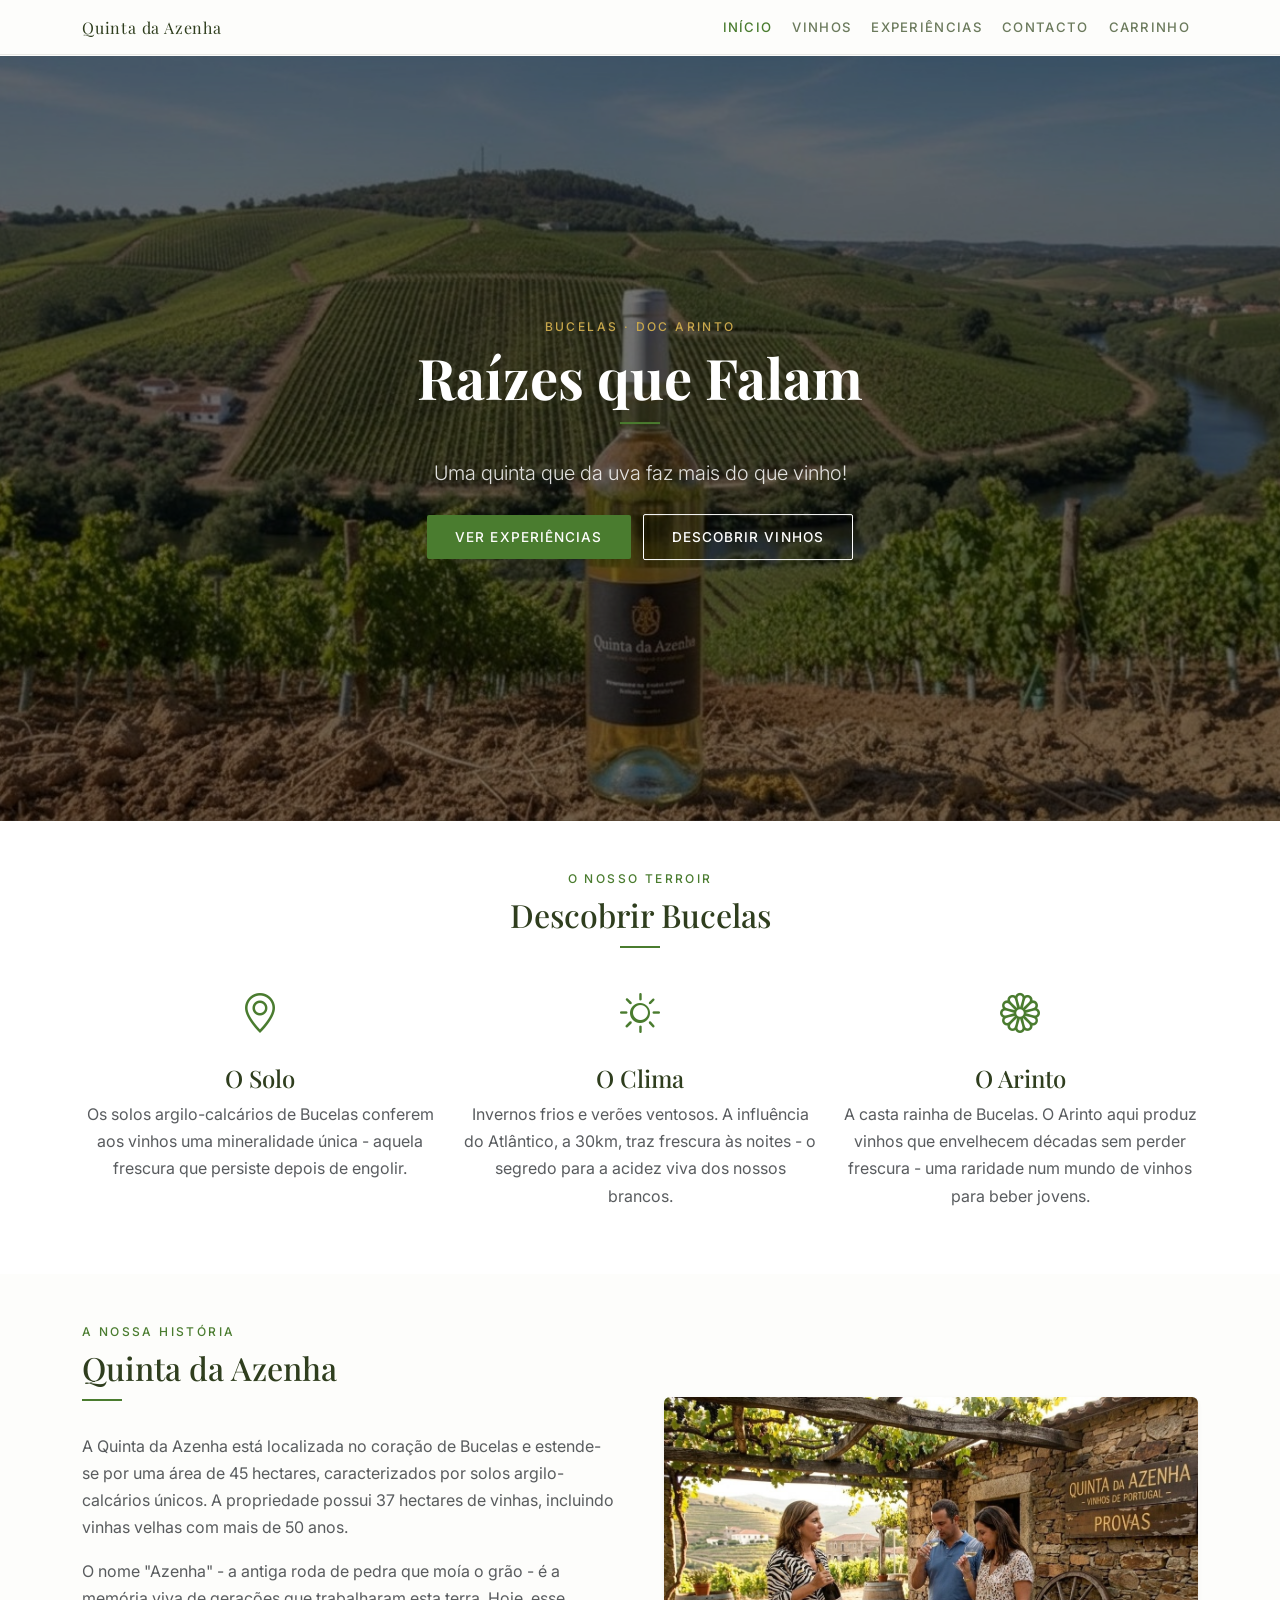
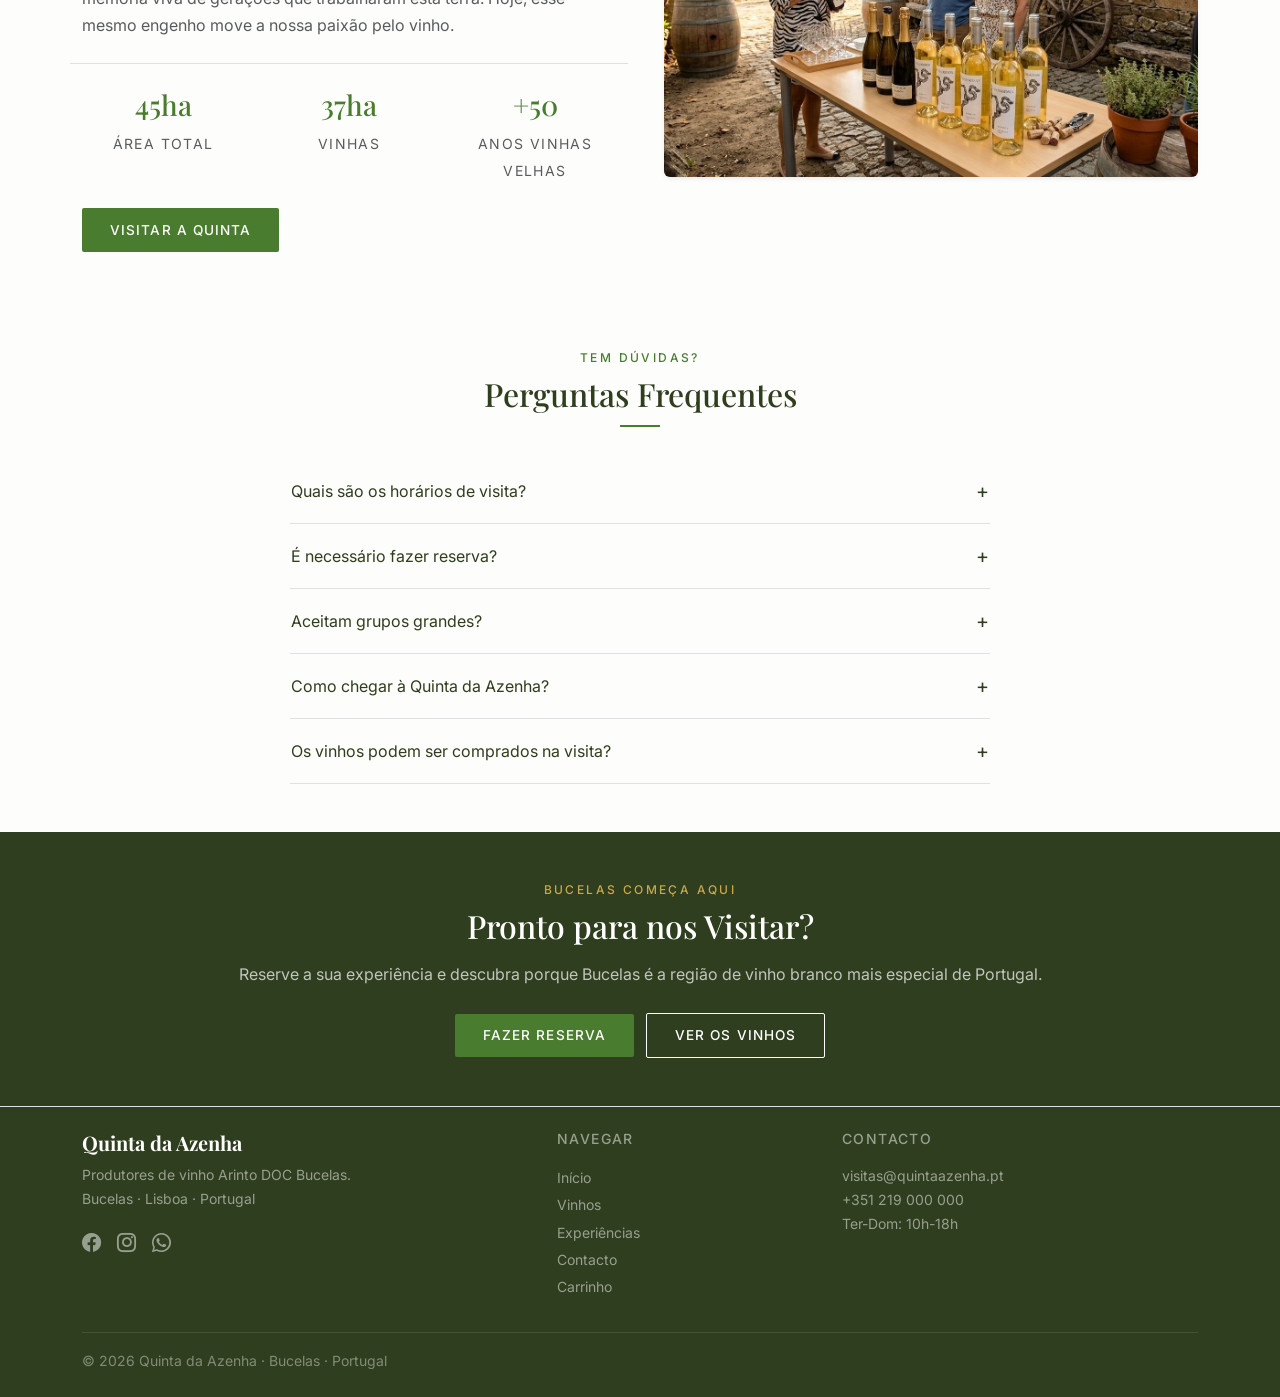
<file: frontend/index.html>
<!DOCTYPE html>
<html lang="pt">
<head>
    <meta charset="UTF-8">
    <meta name="viewport" content="width=device-width, initial-scale=1.0">
    
    <title>Quinta da Azenha | Bucelas</title>

    <link href="https://cdn.jsdelivr.net/npm/bootstrap@5.3.8/dist/css/bootstrap.min.css" rel="stylesheet">
    <link href="https://cdn.jsdelivr.net/npm/bootstrap-icons@1.11.3/font/bootstrap-icons.min.css" rel="stylesheet">

    <link href="css/style.css" rel="stylesheet">
</head>

<body>

    <!-- Navbar -->

    <nav class="navbar navbar-expand-md navbar-quinta fixed-top">
        <div class="container">

            <!-- Logo -->
            <a class="navbar-brand" href="index.html">Quinta da Azenha</a>

            <!-- Botão hamburger -->
            <button class="navbar-toggler" type="button"
                    data-bs-toggle="collapse"
                    data-bs-target="#navMenu"
                    aria-label="Abrir menu">
                <span class="navbar-toggler-icon"></span>
            </button>

            <!-- Links nav -->
            <div class="collapse navbar-collapse" id="navMenu">
                <ul class="navbar-nav ms-auto align-items-md-center gap-md-1">
                    <li class="nav-item">
                        <a class="nav-link active" href="index.html">Início</a>
                    </li>
                    <li class="nav-item">
                        <a class="nav-link" href="pag/vinhos.html">Vinhos</a>
                    </li>
                    <li class="nav-item">
                        <a class="nav-link" href="pag/experiencias.html">Experiências</a>
                    </li>
                    <li class="nav-item">
                        <a class="nav-link" href="pag/contacto.html">Contacto</a>
                    </li>
                    <li class="nav-item">
                        <a class="nav-link" href="pag/carrinho.html">Carrinho</a>
                    </li>
                </ul>
            </div>

        </div>
    </nav>


    <!-- Hero -->
    <div class="hero-section">
        <img src="img/QtaAzenha.png" class="hero-img" alt="Vinhas da Quinta da Azenha em Bucelas">
        <div class="hero-texto">
            <span class="label-secao" style="color: var(--cor-destaque);">Bucelas · DOC Arinto</span>
            <h1 class="display-4 fw-bold mb-2">Raízes que Falam</h1>
            <div class="linha-verde"></div>
            <p class="lead mb-4" style="color: rgba(255,255,255,0.85);">
                Uma quinta que da uva faz mais do que vinho!
            </p>
            <a href="pag/experiencias.html" class="btn-quinta me-2">Ver Experiências</a>
            <a href="pag/vinhos.html" class="btn-quinta-outline" style="color:white; border-color:white;">Descobrir Vinhos</a>
        </div>
    </div>


    <main>

        <!-- Descobrir Bucelas -->
        <section class="py-5 bg-white">
            <div class="container">
                <span class="label-secao text-center d-block">O Nosso Terroir</span>
                <h2 class="text-center mb-0">Descobrir Bucelas</h2>
                <div class="linha-verde"></div>

                <div class="row g-4 text-center">
                    <div class="col-md-4">
                        <i class="bi bi-geo-alt fs-1 mb-3 d-block" style="color: var(--cor-primaria);"></i>
                        <h4>O Solo</h4>
                        <p class="text-muted">Os solos argilo-calcários de Bucelas conferem aos vinhos uma mineralidade única - aquela frescura que persiste depois de engolir.</p>
                    </div>
                    <div class="col-md-4">
                        <i class="bi bi-sun fs-1 mb-3 d-block" style="color: var(--cor-primaria);"></i>
                        <h4>O Clima</h4>
                        <p class="text-muted">Invernos frios e verões ventosos. A influência do Atlântico, a 30km, traz frescura às noites - o segredo para a acidez viva dos nossos brancos.</p>
                    </div>
                    <div class="col-md-4">
                        <i class="bi bi-flower1 fs-1 mb-3 d-block" style="color: var(--cor-primaria);"></i>
                        <h4>O Arinto</h4>
                        <p class="text-muted">A casta rainha de Bucelas. O Arinto aqui produz vinhos que envelhecem décadas sem perder frescura - uma raridade num mundo de vinhos para beber jovens.</p>
                    </div>
                </div>
            </div>
        </section>


        <!-- About us -->
        <section class="py-5">
            <div class="container">
                <div class="row align-items-center g-5">
                    <div class="col-lg-6">
                        <span class="label-secao">A Nossa História</span>
                        <h2 class="mb-0">Quinta da Azenha</h2>
                        <div class="linha-verde-esq"></div>
                        <p class="text-muted mb-3">
                            A Quinta da Azenha está localizada no coração de Bucelas e estende-se por uma área de 45 hectares, caracterizados por solos argilo-calcários únicos. A propriedade possui 37 hectares de vinhas, incluindo vinhas velhas com mais de 50 anos.
                        </p>
                        <p class="text-muted mb-4">
                            O nome "Azenha" - a antiga roda de pedra que moía o grão - é a memória viva de gerações que trabalharam esta terra. Hoje, esse mesmo engenho move a nossa paixão pelo vinho.
                        </p>

                        <!-- Estatísticas -->
                        <div class="row text-center border-top pt-4">
                            <div class="col-4">
                                <h3 style="color: var(--cor-primaria);">45ha</h3>
                                <small class="text-muted text-uppercase" style="letter-spacing: 0.1em;">Área Total</small>
                            </div>
                            <div class="col-4">
                                <h3 style="color: var(--cor-primaria);">37ha</h3>
                                <small class="text-muted text-uppercase" style="letter-spacing: 0.1em;">Vinhas</small>
                            </div>
                            <div class="col-4">
                                <h3 style="color: var(--cor-primaria);">+50</h3>
                                <small class="text-muted text-uppercase" style="letter-spacing: 0.1em;">Anos Vinhas Velhas</small>
                            </div>
                        </div>

                        <a href="pag/experiencias.html" class="btn-quinta mt-4 d-inline-block">Visitar a Quinta</a>
                    </div>

                    <div class="col-lg-6">
                        <img src="img/prova_vinhos.png"
                             alt="Prova de vinhos na Quinta da Azenha"
                             class="img-fluid rounded shadow-sm">
                    </div>
                </div>
            </div>
        </section>

        <!-- FAQ -->
        <section class="py-5">
            <div class="container">
                <span class="label-secao text-center d-block">Tem Dúvidas?</span>
                <h2 class="text-center mb-0">Perguntas Frequentes</h2>
                <div class="linha-verde"></div>

                <div class="mx-auto" style="max-width: 700px;">

                    <div class="faq-item border-bottom">
                        <button class="faq-pergunta btn btn-link text-decoration-none w-100 d-flex justify-content-between align-items-center py-3 px-0" style="color: var(--cor-texto);">
                            Quais são os horários de visita?
                            <span class="faq-icone fs-5">+</span>
                        </button>
                        <div class="faq-resposta">
                            <p class="text-muted pb-3">Estamos abertos de terça a domingo, das 10h às 18h. Recomendamos reserva prévia para garantir disponibilidade.</p>
                        </div>
                    </div>

                    <div class="faq-item border-bottom">
                        <button class="faq-pergunta btn btn-link text-decoration-none w-100 d-flex justify-content-between align-items-center py-3 px-0" style="color: var(--cor-texto);">
                            É necessário fazer reserva?
                            <span class="faq-icone fs-5">+</span>
                        </button>
                        <div class="faq-resposta">
                            <p class="text-muted pb-3">Sim. Para garantir disponibilidade e uma experiência personalizada, pedimos que reserve com pelo menos 48 horas de antecedência.</p>
                        </div>
                    </div>

                    <div class="faq-item border-bottom">
                        <button class="faq-pergunta btn btn-link text-decoration-none w-100 d-flex justify-content-between align-items-center py-3 px-0" style="color: var(--cor-texto);">
                            Aceitam grupos grandes?
                            <span class="faq-icone fs-5">+</span>
                        </button>
                        <div class="faq-resposta">
                            <p class="text-muted pb-3">Sim! Temos experiências especiais para grupos de 10 ou mais pessoas. Contacte-nos para um programa personalizado.</p>
                        </div>
                    </div>

                    <div class="faq-item border-bottom">
                        <button class="faq-pergunta btn btn-link text-decoration-none w-100 d-flex justify-content-between align-items-center py-3 px-0" style="color: var(--cor-texto);">
                            Como chegar à Quinta da Azenha?
                            <span class="faq-icone fs-5">+</span>
                        </button>
                        <div class="faq-resposta">
                            <p class="text-muted pb-3">Estamos em Bucelas, a 25km de Lisboa. Fácil acesso pela A1 (saída Bucelas) ou A8. Enviaremos instruções com a confirmação da reserva.</p>
                        </div>
                    </div>

                    <div class="faq-item border-bottom">
                        <button class="faq-pergunta btn btn-link text-decoration-none w-100 d-flex justify-content-between align-items-center py-3 px-0" style="color: var(--cor-texto);">
                            Os vinhos podem ser comprados na visita?
                            <span class="faq-icone fs-5">+</span>
                        </button>
                        <div class="faq-resposta">
                            <p class="text-muted pb-3">Sim! Os nossos vinhos estão disponíveis exclusivamente na quinta, durante as visitas. Não vendemos online - cada garrafa merece ser descoberta pessoalmente.</p>
                        </div>
                    </div>

                </div>
            </div>
        </section>


        <!-- CTA final -->
        <section class="py-5 text-center" style="background-color: var(--cor-texto);">
            <div class="container">
                <span class="label-secao" style="color: var(--cor-destaque);">Bucelas começa aqui</span>
                <h2 class="mb-3 text-white">Pronto para nos Visitar?</h2>
                <p class="mb-4" style="color: rgba(255,255,255,0.7);">Reserve a sua experiência e descubra porque Bucelas é a região de vinho branco mais especial de Portugal.</p>
                <a href="pag/contacto.html" class="btn-quinta me-2">Fazer Reserva</a>
                <a href="pag/vinhos.html" class="btn-quinta-outline" style="color:white; border-color:white;">Ver os Vinhos</a>
            </div>
        </section>

    </main>


    <!-- Footer -->
    <footer class="py-4 border-top footer-quinta">
        <div class="container">
            <div class="row g-4 mb-3">
                <div class="col-md-5">
                    <h5 class="text-white fw-bold mb-2">Quinta da Azenha</h5>
                    <p class="small footer-texto">Produtores de vinho Arinto DOC Bucelas.<br>Bucelas · Lisboa · Portugal</p>
                    <div class="d-flex gap-3 mt-2">
                        <a href="#" class="footer-social"><i class="bi bi-facebook"></i></a>
                        <a href="#" class="footer-social"><i class="bi bi-instagram"></i></a>
                        <a href="#" class="footer-social"><i class="bi bi-whatsapp"></i></a>
                    </div>
                </div>
                <div class="col-md-3">
                    <h6 class="text-uppercase small mb-3 footer-titulo">Navegar</h6>
                    <ul class="list-unstyled">
                        <li><a href="index.html" class="text-decoration-none small footer-link">Início</a></li>
                        <li><a href="pag/vinhos.html" class="text-decoration-none small footer-link">Vinhos</a></li>
                        <li><a href="pag/experiencias.html" class="text-decoration-none small footer-link">Experiências</a></li>
                        <li><a href="pag/contacto.html" class="text-decoration-none small footer-link">Contacto</a></li>
                        <li><a href="pag/carrinho.html" class="text-decoration-none small footer-link">Carrinho</a></li>
                    </ul>
                </div>
                <div class="col-md-4">
                    <h6 class="text-uppercase small mb-3 footer-titulo">Contacto</h6>
                    <p class="small mb-0 footer-texto">visitas@quintaazenha.pt</p>
                    <p class="small mb-0 footer-texto">+351 219 000 000</p>
                    <p class="small footer-texto">Ter-Dom: 10h-18h</p>
                </div>
            </div>
            <div class="border-top pt-3 d-flex justify-content-between flex-wrap gap-2 footer-divider">
                <!-- id="ano-footer" - o JS escreve aqui o ano atual -->
                <small class="footer-copyright">© <span id="ano-footer"></span> Quinta da Azenha · Bucelas · Portugal</small>
            </div>
        </div>
    </footer>

    <script src="https://cdn.jsdelivr.net/npm/bootstrap@5.3.8/dist/js/bootstrap.bundle.min.js"></script>
    <script src="js/script.js"></script>

</body>
</html>
</file>
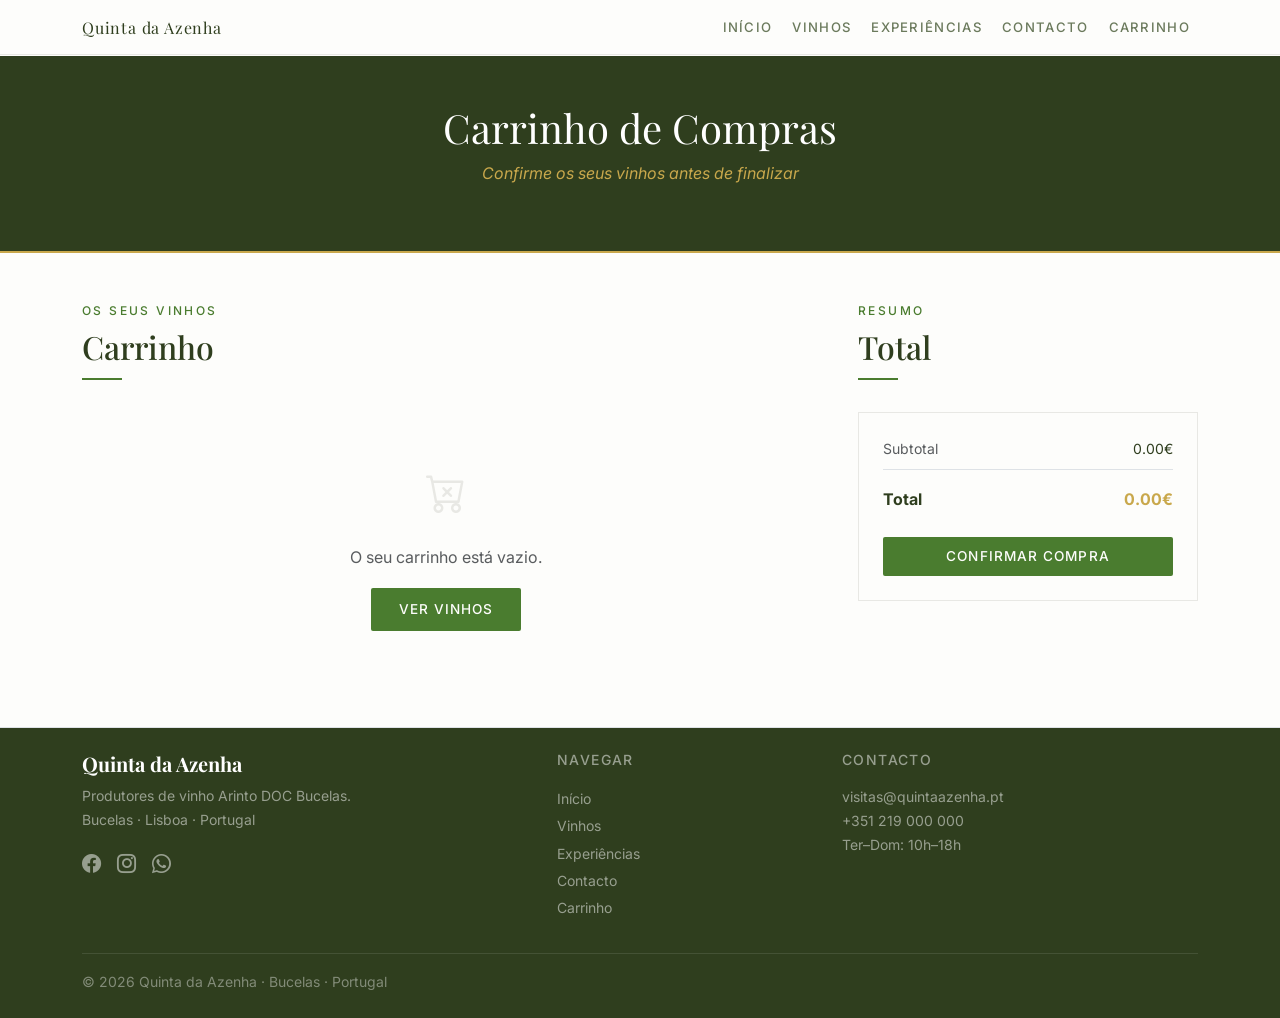
<file: frontend/pag/carrinho.html>
<!DOCTYPE html>
<html lang="pt">
<head>
    <meta charset="UTF-8">
    <meta name="viewport" content="width=device-width, initial-scale=1.0">
    <title>Carrinho | Quinta da Azenha</title>
    <link href="https://cdn.jsdelivr.net/npm/bootstrap@5.3.8/dist/css/bootstrap.min.css" rel="stylesheet">
    <link href="https://cdn.jsdelivr.net/npm/bootstrap-icons@1.11.3/font/bootstrap-icons.min.css" rel="stylesheet">
    <link href="../css/style.css" rel="stylesheet">
</head>
<body>

    <nav class="navbar navbar-expand-md navbar-quinta fixed-top">
        <div class="container">
            <a class="navbar-brand" href="../index.html">Quinta da Azenha</a>
            <button class="navbar-toggler" type="button"
                    data-bs-toggle="collapse"
                    data-bs-target="#navMenu"
                    aria-label="Abrir menu">
                <span class="navbar-toggler-icon"></span>
            </button>
            <div class="collapse navbar-collapse" id="navMenu">
                <ul class="navbar-nav ms-auto align-items-md-center gap-md-1">
                    <li class="nav-item"><a class="nav-link" href="../index.html">Início</a></li>
                    <li class="nav-item"><a class="nav-link" href="vinhos.html">Vinhos</a></li>
                    <li class="nav-item"><a class="nav-link" href="experiencias.html">Experiências</a></li>
                    <li class="nav-item"><a class="nav-link" href="contacto.html">Contacto</a></li>
                    <li class="nav-item"><a class="nav-link" href="carrinho.html">Carrinho</a></li>
                </ul>
            </div>
        </div>
    </nav>

    <div class="text-center py-5" style="margin-top: 56px; background-color: var(--cor-texto); border-bottom: 2px solid var(--cor-destaque);">
        <div class="container">
            <h1 class="fw-normal text-white">Carrinho de Compras</h1>
            <p class="fst-italic" style="color: var(--cor-destaque);">Confirme os seus vinhos antes de finalizar</p>
        </div>
    </div>

    <main class="py-5">
        <div class="container">
            <div class="row g-5">

                <!-- Itens do carrinho -->
                <div class="col-lg-8">
                    <span class="label-secao">Os Seus Vinhos</span>
                    <h2 class="mb-0">Carrinho</h2>
                    <div class="linha-verde-esq"></div>

                    <div id="itens-carrinho">
                        <!-- Preenchido pelo JS -->
                    </div>

                    <div id="carrinho-vazio" class="text-center py-5" style="display:none;">
                        <i class="bi bi-cart-x fs-1 mb-3 d-block" style="color: var(--cor-neutro);"></i>
                        <p class="text-muted">O seu carrinho está vazio.</p>
                        <a href="vinhos.html" class="btn-quinta">Ver Vinhos</a>
                    </div>
                </div>

                <!-- Resumo -->
                <div class="col-lg-4">
                    <span class="label-secao">Resumo</span>
                    <h2 class="mb-0">Total</h2>
                    <div class="linha-verde-esq"></div>

                    <div class="p-4" style="background-color: var(--cor-fundo); border: 1px solid var(--cor-neutro);">
                        <div class="d-flex justify-content-between mb-2">
                            <span class="text-muted small">Subtotal</span>
                            <span class="small" id="subtotal">0.00€</span>
                        </div>
                        <div class="border-top pt-3 d-flex justify-content-between mb-4">
                            <strong>Total</strong>
                            <strong id="total" style="color: var(--cor-destaque);">0.00€</strong>
                        </div>

                        <button class="btn-quinta w-100 py-2" id="btn-confirmar">
                            Confirmar Compra
                        </button>
                    </div>

                    <!-- Resultado da compra -->
                    <div id="resultado-compra" class="mt-3" style="display:none;"></div>
                </div>

            </div>
        </div>
    </main>

    <footer class="py-4 border-top footer-quinta">
        <div class="container">
            <div class="row g-4 mb-3">
                <div class="col-md-5">
                    <h5 class="text-white fw-bold mb-2">Quinta da Azenha</h5>
                    <p class="small footer-texto">Produtores de vinho Arinto DOC Bucelas.<br>Bucelas · Lisboa · Portugal</p>
                    <div class="d-flex gap-3 mt-2">
                        <a href="#" class="footer-social"><i class="bi bi-facebook"></i></a>
                        <a href="#" class="footer-social"><i class="bi bi-instagram"></i></a>
                        <a href="#" class="footer-social"><i class="bi bi-whatsapp"></i></a>
                    </div>
                </div>
                <div class="col-md-3">
                    <h6 class="text-uppercase small mb-3 footer-titulo">Navegar</h6>
                    <ul class="list-unstyled">
                        <li><a href="../index.html" class="text-decoration-none small footer-link">Início</a></li>
                        <li><a href="vinhos.html" class="text-decoration-none small footer-link">Vinhos</a></li>
                        <li><a href="experiencias.html" class="text-decoration-none small footer-link">Experiências</a></li>
                        <li><a href="contacto.html" class="text-decoration-none small footer-link">Contacto</a></li>
                        <li><a href="contacto.html" class="text-decoration-none small footer-link">Carrinho</a></li>
                    </ul>
                </div>
                <div class="col-md-4">
                    <h6 class="text-uppercase small mb-3 footer-titulo">Contacto</h6>
                    <p class="small mb-0 footer-texto">visitas@quintaazenha.pt</p>
                    <p class="small mb-0 footer-texto">+351 219 000 000</p>
                    <p class="small footer-texto">Ter–Dom: 10h–18h</p>
                </div>
            </div>
            <div class="border-top pt-3 d-flex justify-content-between flex-wrap gap-2 footer-divider">
                <small class="footer-copyright">© <span id="ano-footer"></span> Quinta da Azenha · Bucelas · Portugal</small>
            </div>
        </div>
    </footer>

    <script src="https://cdn.jsdelivr.net/npm/bootstrap@5.3.8/dist/js/bootstrap.bundle.min.js"></script>
    <script src="../js/script.js"></script>

</body>
</html>
</file>
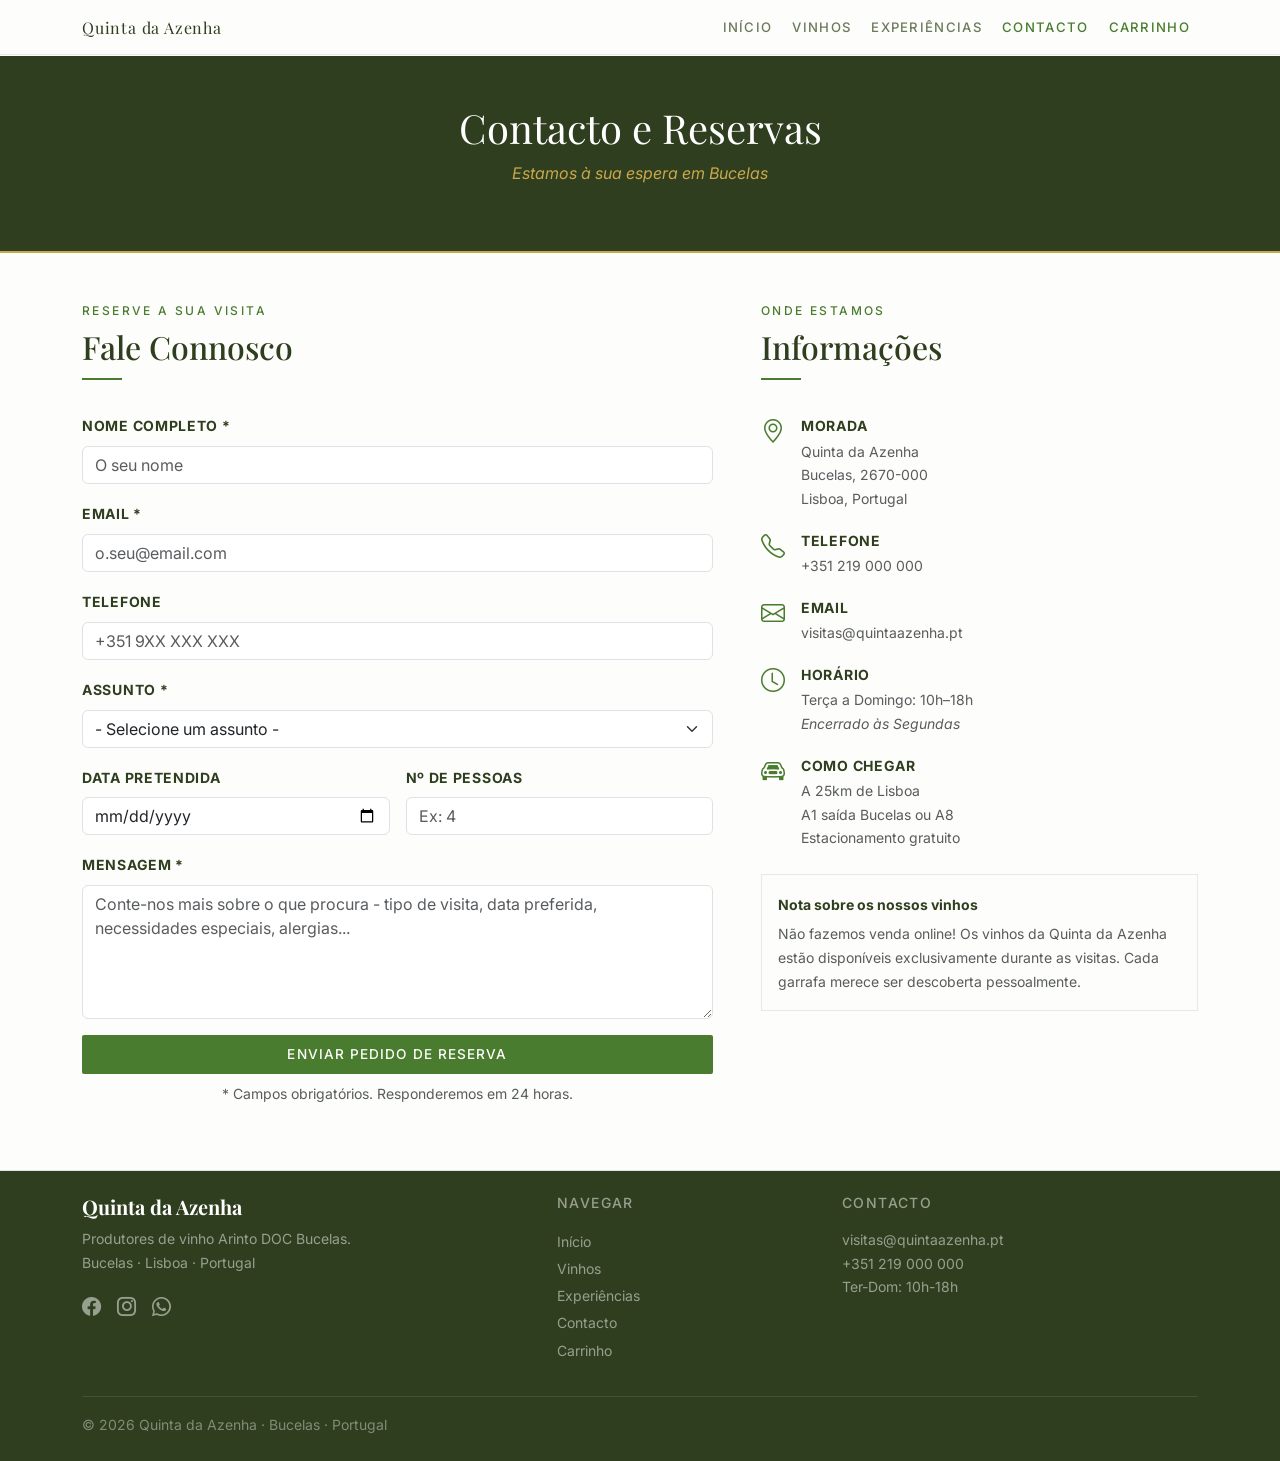
<file: frontend/pag/contacto.html>
<!DOCTYPE html>
<html lang="pt">
    
<head>
    <meta charset="UTF-8">
    <meta name="viewport" content="width=device-width, initial-scale=1.0">

    <title>Contacto e Reservas | Quinta da Azenha</title>

    <link href="https://cdn.jsdelivr.net/npm/bootstrap@5.3.8/dist/css/bootstrap.min.css" rel="stylesheet">
    <link href="https://cdn.jsdelivr.net/npm/bootstrap-icons@1.11.3/font/bootstrap-icons.min.css" rel="stylesheet">
    <link href="../css/style.css" rel="stylesheet">
</head>

<body>

    <nav class="navbar navbar-expand-md navbar-quinta fixed-top">
        <div class="container">
            <a class="navbar-brand" href="../index.html">Quinta da Azenha</a>
            <button class="navbar-toggler" type="button"
                    data-bs-toggle="collapse"
                    data-bs-target="#navMenu"
                    aria-label="Abrir menu">
                <span class="navbar-toggler-icon"></span>
            </button>
            <div class="collapse navbar-collapse" id="navMenu">
                <ul class="navbar-nav ms-auto align-items-md-center gap-md-1">
                    <li class="nav-item"><a class="nav-link" href="../index.html">Início</a></li>
                    <li class="nav-item"><a class="nav-link" href="vinhos.html">Vinhos</a></li>
                    <li class="nav-item"><a class="nav-link" href="experiencias.html">Experiências</a></li>
                    <li class="nav-item"><a class="nav-link active" href="contacto.html">Contacto</a></li>
                    <li class="nav-item"><a class="nav-link active" href="carrinho.html">Carrinho</a></li>
                </ul>
            </div>
        </div>
    </nav>

    <div class="text-center py-5" style="margin-top: 56px; background-color: var(--cor-texto); border-bottom: 2px solid var(--cor-destaque);">
        <div class="container">
            <h1 class="fw-normal text-white">Contacto e Reservas</h1>
            <p class="fst-italic" style="color: var(--cor-destaque);">Estamos à sua espera em Bucelas</p>
        </div>
    </div>


    <main class="py-5">
        <div class="container">
            <div class="row g-5">

                <!-- Formulário de contacto -->
                <div class="col-lg-7">
                    <span class="label-secao">Reserve a Sua Visita</span>
                    <h2 class="mb-0">Fale Connosco</h2>
                    <div class="linha-verde-esq"></div>

                    <form id="form-contacto" novalidate>

                        <!-- Nome -->
                        <div class="mb-3">
                            <label for="nome" class="form-label fw-bold small text-uppercase" style="letter-spacing: 0.05em;">Nome Completo *</label>
                            <input type="text" class="form-control" id="nome" placeholder="O seu nome">
                            <span class="mensagem-erro" id="erro-nome">Por favor, introduza o seu nome.</span>
                        </div>

                        <!-- Email -->
                        <div class="mb-3">
                            <label for="email" class="form-label fw-bold small text-uppercase" style="letter-spacing: 0.05em;">Email *</label>
                            <input type="email" class="form-control" id="email" placeholder="o.seu@email.com">
                            <span class="mensagem-erro" id="erro-email">Por favor, introduza um email válido.</span>
                        </div>

                        <!-- Telefone -->
                        <div class="mb-3">
                            <label for="telefone" class="form-label fw-bold small text-uppercase" style="letter-spacing: 0.05em;">Telefone</label>
                            <input type="tel" class="form-control" id="telefone" placeholder="+351 9XX XXX XXX">
                        </div>

                        <!-- Assunto -->
                        <div class="mb-3">
                            <label for="assunto" class="form-label fw-bold small text-uppercase" style="letter-spacing: 0.05em;">Assunto *</label>
                            <select class="form-select" id="assunto">
                                <option value="">- Selecione um assunto -</option>
                            </select>
                            <span class="mensagem-erro" id="erro-assunto">Por favor, selecione um assunto.</span>
                        </div>

                        <!-- Data e nº pessoas -->
                        <div class="row g-3 mb-3">
                            <div class="col-md-6">
                                <label for="data" class="form-label fw-bold small text-uppercase" style="letter-spacing: 0.05em;">Data Pretendida</label>
                                <input type="date" class="form-control" id="data">
                            </div>
                            <div class="col-md-6">
                                <label for="pessoas" class="form-label fw-bold small text-uppercase" style="letter-spacing: 0.05em;">Nº de Pessoas</label>
                                <input type="number" class="form-control" id="pessoas" min="1" max="50" placeholder="Ex: 4">
                                <span class="mensagem-erro" id="erro-pessoas"></span>
                            </div>
                        </div>

                        <div class="mb-3">
                            <label for="mensagem" class="form-label fw-bold small text-uppercase" style="letter-spacing: 0.05em;">Mensagem *</label>
                            <textarea class="form-control" id="mensagem" rows="5"
                                placeholder="Conte-nos mais sobre o que procura - tipo de visita, data preferida, necessidades especiais, alergias..."></textarea>
                            <span class="mensagem-erro" id="erro-mensagem">Por favor, escreva uma mensagem (mínimo 10 caracteres).</span>
                        </div>

                        <button type="submit" class="btn-quinta w-100 py-2">
                            Enviar Pedido de Reserva
                        </button>
                        <p class="text-muted small text-center mt-2">* Campos obrigatórios. Responderemos em 24 horas.</p>

                    </form>

                    <!-- Mensagem de sucesso -->
                    <div class="alerta-sucesso alert alert-success text-center mt-3" id="alerta-sucesso">
                        <i class="bi bi-check-circle fs-2 d-block mb-2"></i>
                        <h5>Pedido Enviado com Sucesso!</h5>
                        <p class="mb-0">Obrigado pelo seu interesse. Entraremos em contacto dentro de 24 horas para confirmar a sua reserva.</p>
                    </div>

                </div><!-- fim coluna esquerda -->


                <!-- Coluna dta - Informações de contacto -->
                <div class="col-lg-5">
                    <span class="label-secao">Onde Estamos</span>
                    <h2 class="mb-0">Informações</h2>
                    <div class="linha-verde-esq"></div>

                    <div class="d-flex gap-3 mb-3">
                        <i class="bi bi-geo-alt fs-4 flex-shrink-0" style="color: var(--cor-primaria);"></i>
                        <div>
                            <strong class="small text-uppercase" style="letter-spacing: 0.05em;">Morada</strong>
                            <p class="text-muted small mb-0">Quinta da Azenha<br>Bucelas, 2670-000<br>Lisboa, Portugal</p>
                        </div>
                    </div>

                    <div class="d-flex gap-3 mb-3">
                        <i class="bi bi-telephone fs-4 flex-shrink-0" style="color: var(--cor-primaria);"></i>
                        <div>
                            <strong class="small text-uppercase" style="letter-spacing: 0.05em;">Telefone</strong>
                            <p class="text-muted small mb-0">+351 219 000 000</p>
                        </div>
                    </div>

                    <div class="d-flex gap-3 mb-3">
                        <i class="bi bi-envelope fs-4 flex-shrink-0" style="color: var(--cor-primaria);"></i>
                        <div>
                            <strong class="small text-uppercase" style="letter-spacing: 0.05em;">Email</strong>
                            <p class="text-muted small mb-0">visitas@quintaazenha.pt</p>
                        </div>
                    </div>

                    <div class="d-flex gap-3 mb-3">
                        <i class="bi bi-clock fs-4 flex-shrink-0" style="color: var(--cor-primaria);"></i>
                        <div>
                            <strong class="small text-uppercase" style="letter-spacing: 0.05em;">Horário</strong>
                            <p class="text-muted small mb-0">Terça a Domingo: 10h–18h<br><em>Encerrado às Segundas</em></p>
                        </div>
                    </div>

                    <div class="d-flex gap-3 mb-4">
                        <i class="bi bi-car-front fs-4 flex-shrink-0" style="color: var(--cor-primaria);"></i>
                        <div>
                            <strong class="small text-uppercase" style="letter-spacing: 0.05em;">Como Chegar</strong>
                            <p class="text-muted small mb-0">A 25km de Lisboa<br>A1 saída Bucelas ou A8<br>Estacionamento gratuito</p>
                        </div>
                    </div>

                    <div class="p-3" style="background-color: var(--cor-fundo); border-left: 3px solid var(--cor-primaria); border: 1px solid var(--cor-neutro);">
                        <strong class="small">Nota sobre os nossos vinhos</strong>
                        <p class="small mb-0 mt-1 text-muted">Não fazemos venda online! Os vinhos da Quinta da Azenha estão disponíveis exclusivamente durante as visitas. Cada garrafa merece ser descoberta pessoalmente.</p>
                    </div>

                </div><!-- fim coluna dta -->

            </div>
        </div>
    </main>


    <footer class="py-4 border-top footer-quinta">
        <div class="container">
            <div class="row g-4 mb-3">
                <div class="col-md-5">
                    <h5 class="text-white fw-bold mb-2">Quinta da Azenha</h5>
                    <p class="small footer-texto">Produtores de vinho Arinto DOC Bucelas.<br>Bucelas · Lisboa · Portugal</p>
                    <div class="d-flex gap-3 mt-2">
                        <a href="#" class="footer-social"><i class="bi bi-facebook"></i></a>
                        <a href="#" class="footer-social"><i class="bi bi-instagram"></i></a>
                        <a href="#" class="footer-social"><i class="bi bi-whatsapp"></i></a>
                    </div>
                </div>
                <div class="col-md-3">
                    <h6 class="text-uppercase small mb-3 footer-titulo">Navegar</h6>
                    <ul class="list-unstyled">
                        <li><a href="../index.html" class="text-decoration-none small footer-link">Início</a></li>
                        <li><a href="vinhos.html" class="text-decoration-none small footer-link">Vinhos</a></li>
                        <li><a href="experiencias.html" class="text-decoration-none small footer-link">Experiências</a></li>
                        <li><a href="contacto.html" class="text-decoration-none small footer-link">Contacto</a></li>
                        <li><a href="carrinho.html" class="text-decoration-none small footer-link">Carrinho</a></li>
                    </ul>
                </div>
                <div class="col-md-4">
                    <h6 class="text-uppercase small mb-3 footer-titulo">Contacto</h6>
                    <p class="small mb-0 footer-texto">visitas@quintaazenha.pt</p>
                    <p class="small mb-0 footer-texto">+351 219 000 000</p>
                    <p class="small footer-texto">Ter-Dom: 10h-18h</p>
                </div>
            </div>
            <div class="border-top pt-3 d-flex justify-content-between flex-wrap gap-2 footer-divider">
                <small class="footer-copyright">© <span id="ano-footer"></span> Quinta da Azenha · Bucelas · Portugal</small>
            </div>
        </div>
    </footer>

    <script src="https://cdn.jsdelivr.net/npm/bootstrap@5.3.8/dist/js/bootstrap.bundle.min.js"></script>
    <script src="../js/script.js"></script>

</body>
</html>
</file>
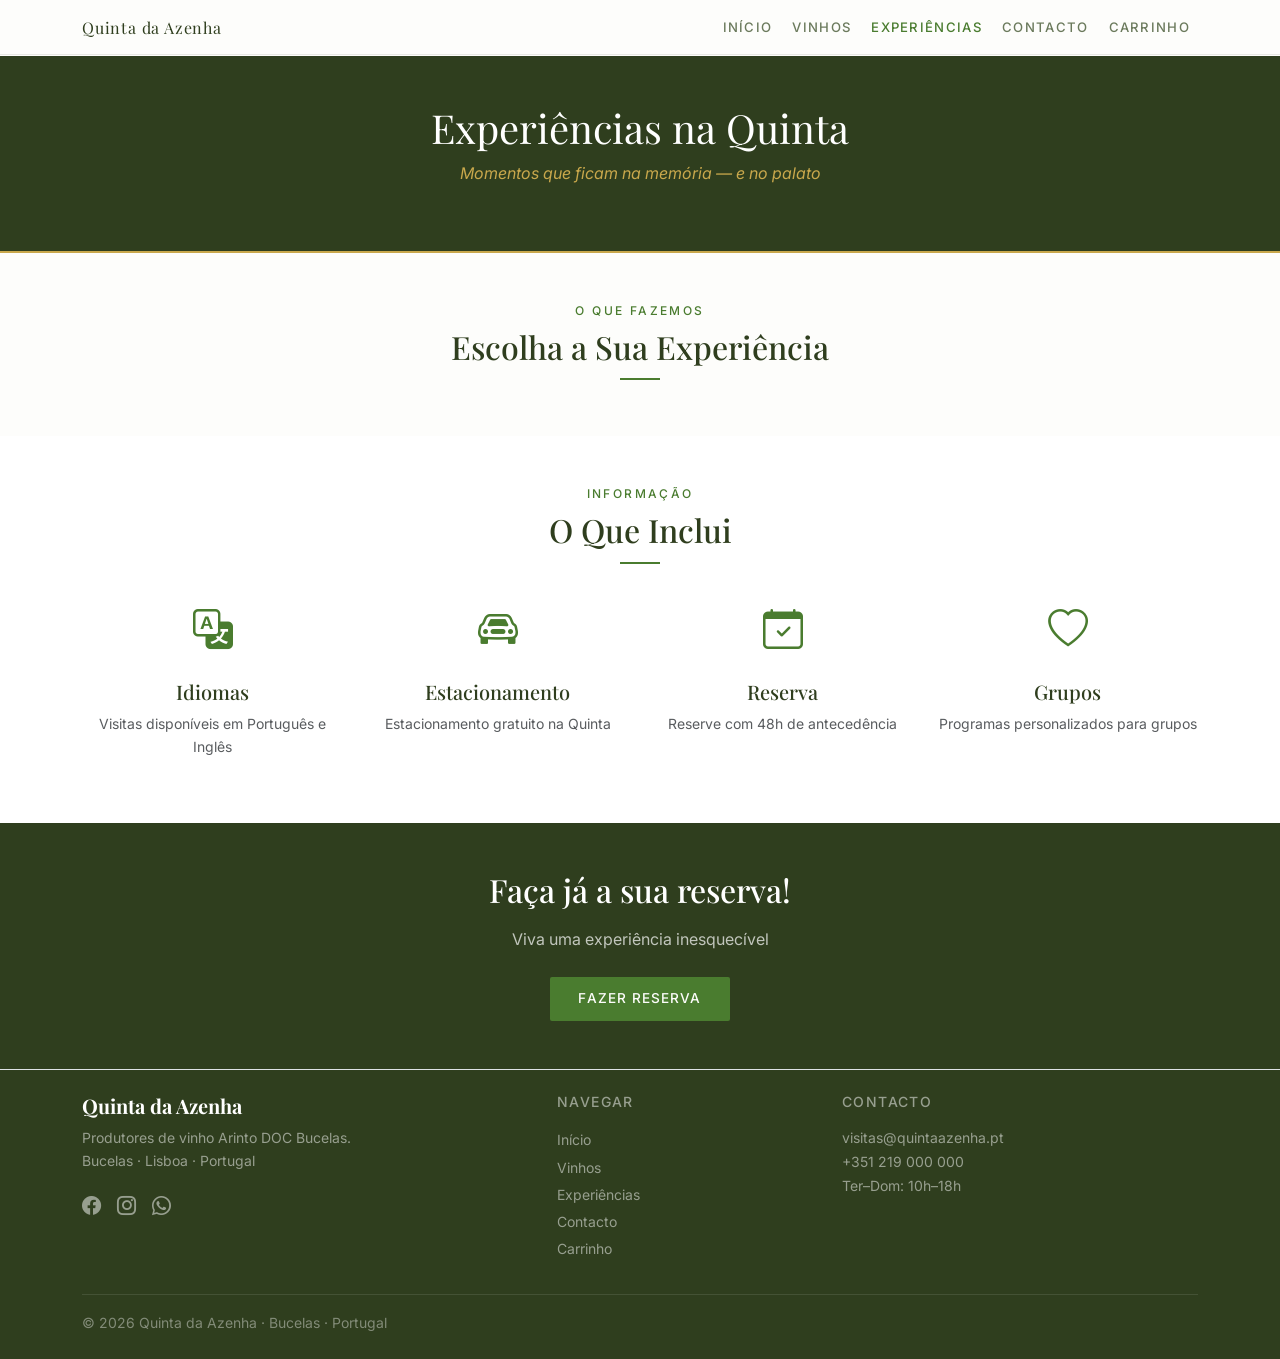
<file: frontend/pag/experiencias.html>
<!DOCTYPE html>
<html lang="pt">
<head>
    <meta charset="UTF-8">
    <meta name="viewport" content="width=device-width, initial-scale=1.0">
    <title>Experiências | Quinta da Azenha</title>
    <link href="https://cdn.jsdelivr.net/npm/bootstrap@5.3.8/dist/css/bootstrap.min.css" rel="stylesheet">
    <link href="https://cdn.jsdelivr.net/npm/bootstrap-icons@1.11.3/font/bootstrap-icons.min.css" rel="stylesheet">
    <link href="../css/style.css" rel="stylesheet">
</head>

<body>

    <nav class="navbar navbar-expand-md navbar-quinta fixed-top">
        <div class="container">
            <a class="navbar-brand" href="../index.html">Quinta da Azenha</a>
            <button class="navbar-toggler" type="button"
                    data-bs-toggle="collapse"
                    data-bs-target="#navMenu"
                    aria-label="Abrir menu">
                <span class="navbar-toggler-icon"></span>
            </button>
            <div class="collapse navbar-collapse" id="navMenu">
                <ul class="navbar-nav ms-auto align-items-md-center gap-md-1">
                    <li class="nav-item"><a class="nav-link" href="../index.html">Início</a></li>
                    <li class="nav-item"><a class="nav-link" href="vinhos.html">Vinhos</a></li>
                    <li class="nav-item"><a class="nav-link active" href="experiencias.html">Experiências</a></li>
                    <li class="nav-item"><a class="nav-link" href="contacto.html">Contacto</a></li>
                    <li class="nav-item"><a class="nav-link" href="carrinho.html">Carrinho</a></li>
                </ul>
            </div>
        </div>
    </nav>

    <div class="text-center py-5" style="margin-top: 56px; background-color: var(--cor-texto); border-bottom: 2px solid var(--cor-destaque);">
        <div class="container">
            <h1 class="fw-normal text-white">Experiências na Quinta</h1>
            <p class="fst-italic" style="color: var(--cor-destaque);">Momentos que ficam na memória — e no palato</p>
        </div>
    </div>


    <main>

        
        <section class="py-5">
            <div class="container">
                <span class="label-secao text-center d-block">O Que Fazemos</span>
                <h2 class="text-center mb-0">Escolha a Sua Experiência</h2>
                <div class="linha-verde"></div>

                <div class="row g-4" id="container-experiencias">                    

                </div>
            </div>
        </section>


        <!-- O que inclui -->
        <section class="py-5 bg-white">
            <div class="container">
                <span class="label-secao text-center d-block">Informação</span>
                <h2 class="text-center mb-0">O Que Inclui</h2>
                <div class="linha-verde"></div>

                <div class="row g-4 text-center">
                    <div class="col-md-3">
                        <i class="bi bi-translate fs-1 mb-3 d-block" style="color: var(--cor-primaria);"></i>
                        <h5>Idiomas</h5>
                        <p class="text-muted small">Visitas disponíveis em Português e Inglês</p>
                    </div>
                    <div class="col-md-3">
                        <i class="bi bi-car-front fs-1 mb-3 d-block" style="color: var(--cor-primaria);"></i>
                        <h5>Estacionamento</h5>
                        <p class="text-muted small">Estacionamento gratuito na Quinta</p>
                    </div>
                    <div class="col-md-3">
                        <i class="bi bi-calendar-check fs-1 mb-3 d-block" style="color: var(--cor-primaria);"></i>
                        <h5>Reserva</h5>
                        <p class="text-muted small">Reserve com 48h de antecedência</p>
                    </div>
                    <div class="col-md-3">
                        <i class="bi bi-heart fs-1 mb-3 d-block" style="color: var(--cor-primaria);"></i>
                        <h5>Grupos</h5>
                        <p class="text-muted small">Programas personalizados para grupos</p>
                    </div>
                </div>
            </div>
        </section>


        <!-- CTA final -->
        <section class="py-5 text-center" style="background-color: var(--cor-texto);">
            <div class="container">
                <h2 class="mb-3 text-white">Faça já a sua reserva!</h2>
                <p class="mb-4" style="color: rgba(255,255,255,0.7);">Viva uma experiência inesquecível</p>
                <a href="contacto.html" class="btn-quinta">Fazer Reserva</a>
            </div>
        </section>

    </main>


    <footer class="py-4 border-top footer-quinta">
        <div class="container">
            <div class="row g-4 mb-3">
                <div class="col-md-5">
                    <h5 class="text-white fw-bold mb-2">Quinta da Azenha</h5>
                    <p class="small footer-texto">Produtores de vinho Arinto DOC Bucelas.<br>Bucelas · Lisboa · Portugal</p>
                    <div class="d-flex gap-3 mt-2">
                        <a href="#" class="footer-social"><i class="bi bi-facebook"></i></a>
                        <a href="#" class="footer-social"><i class="bi bi-instagram"></i></a>
                        <a href="#" class="footer-social"><i class="bi bi-whatsapp"></i></a>
                    </div>
                </div>
                <div class="col-md-3">
                    <h6 class="text-uppercase small mb-3 footer-titulo">Navegar</h6>
                    <ul class="list-unstyled">
                        <li><a href="../index.html" class="text-decoration-none small footer-link">Início</a></li>
                        <li><a href="vinhos.html" class="text-decoration-none small footer-link">Vinhos</a></li>
                        <li><a href="experiencias.html" class="text-decoration-none small footer-link">Experiências</a></li>
                        <li><a href="contacto.html" class="text-decoration-none small footer-link">Contacto</a></li>
                        <li><a href="carrinho.html" class="text-decoration-none small footer-link">Carrinho</a></li>
                    </ul>
                </div>
                <div class="col-md-4">
                    <h6 class="text-uppercase small mb-3 footer-titulo">Contacto</h6>
                    <p class="small mb-0 footer-texto">visitas@quintaazenha.pt</p>
                    <p class="small mb-0 footer-texto">+351 219 000 000</p>
                    <p class="small footer-texto">Ter–Dom: 10h–18h</p>
                </div>
            </div>
            <div class="border-top pt-3 d-flex justify-content-between flex-wrap gap-2 footer-divider">
                <small class="footer-copyright">© <span id="ano-footer"></span> Quinta da Azenha · Bucelas · Portugal</small>
            </div>
        </div>
    </footer>

    <script src="https://cdn.jsdelivr.net/npm/bootstrap@5.3.8/dist/js/bootstrap.bundle.min.js"></script>
    <script src="../js/script.js"></script>

</body>
</html>
</file>
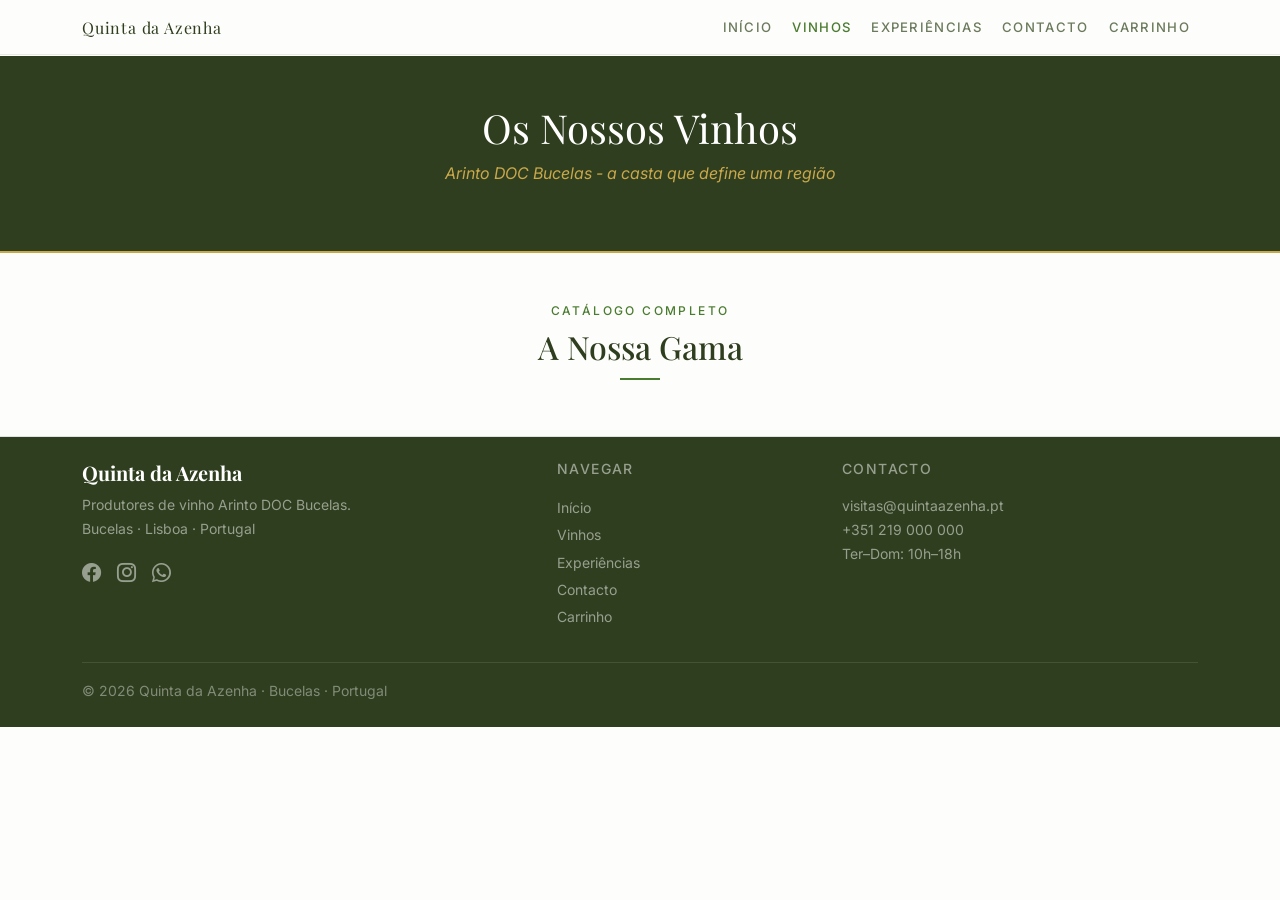
<file: frontend/pag/vinhos.html>
<!DOCTYPE html>
<html lang="pt">
<head>
    <meta charset="UTF-8">
    <meta name="viewport" content="width=device-width, initial-scale=1.0">

    <title>Os Nossos Vinhos | Quinta da Azenha</title>

    <link href="https://cdn.jsdelivr.net/npm/bootstrap@5.3.8/dist/css/bootstrap.min.css" rel="stylesheet">
    <link href="https://cdn.jsdelivr.net/npm/bootstrap-icons@1.11.3/font/bootstrap-icons.min.css" rel="stylesheet">

    <link href="../css/style.css" rel="stylesheet">
</head>

<body>

    <!-- NAVBAR - igual à home -->
    <nav class="navbar navbar-expand-md navbar-quinta fixed-top">
        <div class="container">

            <a class="navbar-brand" href="../index.html">Quinta da Azenha</a>

            <button class="navbar-toggler" type="button"
                    data-bs-toggle="collapse"
                    data-bs-target="#navMenu"
                    aria-label="Abrir menu">
                <span class="navbar-toggler-icon"></span>
            </button>

            <div class="collapse navbar-collapse" id="navMenu">
                <ul class="navbar-nav ms-auto align-items-md-center gap-md-1">
                    <li class="nav-item"><a class="nav-link" href="../index.html">Início</a></li>
                    <li class="nav-item"><a class="nav-link active" href="vinhos.html">Vinhos</a></li>
                    <li class="nav-item"><a class="nav-link" href="experiencias.html">Experiências</a></li>
                    <li class="nav-item"><a class="nav-link" href="contacto.html">Contacto</a></li>
                    <li class="nav-item"><a class="nav-link" href="carrinho.html">Carrinho</a></li>
                </ul>
            </div>
        </div>
    </nav>

    <!-- Cabeçalho -->
    <div class="text-center py-5" style="margin-top: 56px; background-color: var(--cor-texto); border-bottom: 2px solid var(--cor-destaque);">
        <div class="container">
            <h1 class="fw-normal text-white">Os Nossos Vinhos</h1>
            <p class="fst-italic" style="color: var(--cor-destaque);">Arinto DOC Bucelas - a casta que define uma região</p>
        </div>
    </div>


    <main>
        <section class="py-5">
            <div class="container">
                <span class="label-secao text-center d-block">Catálogo Completo</span>
                <h2 class="text-center mb-0">A Nossa Gama</h2>
                <div class="linha-verde"></div>

                <div class="row g-4" id="container-vinhos">

                </div>
            </div>
        </section>

    </main>


    <!-- Footer -->
    <footer class="py-4 border-top footer-quinta">
        <div class="container">
            <div class="row g-4 mb-3">
                <div class="col-md-5">
                    <h5 class="text-white fw-bold mb-2">Quinta da Azenha</h5>
                    <p class="small footer-texto">Produtores de vinho Arinto DOC Bucelas.<br>Bucelas · Lisboa · Portugal</p>
                    <div class="d-flex gap-3 mt-2">
                        <a href="#" class="footer-social"><i class="bi bi-facebook"></i></a>
                        <a href="#" class="footer-social"><i class="bi bi-instagram"></i></a>
                        <a href="#" class="footer-social"><i class="bi bi-whatsapp"></i></a>
                    </div>
                </div>
                <div class="col-md-3">
                    <h6 class="text-uppercase small mb-3 footer-titulo">Navegar</h6>
                    <ul class="list-unstyled">
                        <li><a href="../index.html" class="text-decoration-none small footer-link">Início</a></li>
                        <li><a href="vinhos.html" class="text-decoration-none small footer-link">Vinhos</a></li>
                        <li><a href="experiencias.html" class="text-decoration-none small footer-link">Experiências</a></li>
                        <li><a href="contacto.html" class="text-decoration-none small footer-link">Contacto</a></li>
                        <li><a href="carrinho.html" class="text-decoration-none small footer-link">Carrinho</a></li>
                    </ul>
                </div>
                <div class="col-md-4">
                    <h6 class="text-uppercase small mb-3 footer-titulo">Contacto</h6>
                    <p class="small mb-0 footer-texto">visitas@quintaazenha.pt</p>
                    <p class="small mb-0 footer-texto">+351 219 000 000</p>
                    <p class="small footer-texto">Ter–Dom: 10h–18h</p>
                </div>
            </div>
            <div class="border-top pt-3 d-flex justify-content-between flex-wrap gap-2 footer-divider">
                <small class="footer-copyright">© <span id="ano-footer"></span> Quinta da Azenha · Bucelas · Portugal</small>
            </div>
        </div>
    </footer>

    <script src="https://cdn.jsdelivr.net/npm/bootstrap@5.3.8/dist/js/bootstrap.bundle.min.js"></script>
    <script src="../js/script.js"></script>

</body>
</html>
</file>
<file: frontend/css/style.css>
@import url('https://fonts.googleapis.com/css2?family=Playfair+Display:wght@400;700&family=Inter:wght@300;400;500&display=swap');

/* --- VARIÁVEIS --- */
:root {
    --cor-primaria:   #4A7C2F;
    --cor-hover:      #3A6022;
    --cor-fundo:      #FDFDFB;
    --cor-texto:      #2F3E1E;
    --cor-texto-leve: #6B7A5C;
    --cor-destaque:   #C9A84C;
    --cor-neutro:     #E8E8E4;
}

/* --- TIPOGRAFIA --- */
body {
    font-family: 'Inter', -apple-system, sans-serif;
    background-color: var(--cor-fundo);
    color: var(--cor-texto);
    line-height: 1.7;
}

h1, h2, h3, h4, h5 {
    font-family: 'Playfair Display', Georgia, serif;
}

/* --- NAVBAR --- */
.navbar-quinta {
    background-color: var(--cor-fundo);
    border-bottom: 1px solid var(--cor-neutro);
}

/* Nome da quinta na navbar */
.navbar-quinta .navbar-brand {
    font-family: 'Playfair Display', Georgia, serif;
    color: var(--cor-texto);
    font-size: 1rem;
    letter-spacing: 0.05em;
}

/* Links de navegação */
.navbar-quinta .nav-link {
    color: var(--cor-texto-leve);
    font-size: 0.82rem;
    font-weight: 500;
    letter-spacing: 0.1em;
    text-transform: uppercase;
}

/* Hover e link ativo */
.navbar-quinta .nav-link:hover,
.navbar-quinta .nav-link.active {
    color: var(--cor-primaria);
}

/* Botão hamburger adaptado ao fundo claro */
.navbar-quinta .navbar-toggler {
    border-color: var(--cor-neutro);
}

/* --- HERO SECTION --- */
.hero-section {
    position: relative;
    height: 85vh;            /* quase fullscreen */
    min-height: 500px;
    overflow: hidden;
    margin-top: 56px;
}

.hero-img {
    width: 100%;
    height: 100%;
    object-fit: cover;
    filter: brightness(0.45);
}

.hero-texto {
    position: absolute;
    top: 50%;
    left: 50%;
    transform: translate(-50%, -50%);
    text-align: center;
    color: white;
    width: 90%;
    max-width: 800px;
}

/* --- CARDS ---*/
.card-img-top {
    height: 300px;
    object-fit: cover;
}

.card-img-vinho {
    height: 300px;
    object-fit: contain;
}

/* --- LINHA DECORATIVA --- */
.linha-verde {
    width: 40px;
    height: 2px;
    background-color: var(--cor-primaria);
    margin: 0.75rem auto 2rem;              /*top right-left bottom */
}

/* Versão alinhada à esquerda */
.linha-verde-esq {
    width: 40px;
    height: 2px;
    background-color: var(--cor-primaria);
    margin: 0.75rem 0 2rem;
}

/* --- AVALIAÇÕES  --- */
.avaliacao-estrelas {
    color: var(--cor-destaque);   /* dourado arinto */
    font-size: 0.85rem;
}

.avaliacao-texto {
    font-size: 0.75rem;
    color: var(--cor-texto-leve);
    margin-left: 0.25rem;
}

/* --- LABEL DE SECÇÃO --- */
.label-secao {
    font-size: 0.75rem;
    font-weight: 500;
    letter-spacing: 0.2em;
    text-transform: uppercase;
    color: var(--cor-primaria);
    display: block;
    margin-bottom: 0.4rem;
}

/* --- BOTÃO PRINCIPAL DA QUINTA --- */
.btn-quinta {
    background-color: var(--cor-primaria);
    color: #FDFDFB;
    font-family: 'Inter', sans-serif;
    font-weight: 500;
    font-size: 0.85rem;
    letter-spacing: 0.08em;
    text-transform: uppercase;
    border: none;
    border-radius: 2px;
    padding: 0.65rem 1.75rem;
    transition: background-color 0.2s ease;
    text-decoration: none;
    display: inline-block;
    cursor: pointer;
}

.btn-quinta:hover {
    background-color: var(--cor-hover);
    color: #FDFDFB;
}

/* Versão outline */
.btn-quinta-outline {
    background-color: transparent;
    color: var(--cor-primaria);
    border: 1px solid var(--cor-primaria);
    font-family: 'Inter', sans-serif;
    font-weight: 500;
    font-size: 0.85rem;
    letter-spacing: 0.08em;
    text-transform: uppercase;
    border-radius: 2px;
    padding: 0.65rem 1.75rem;
    transition: all 0.2s ease;
    text-decoration: none;
    display: inline-block;
    cursor: pointer;
}

.btn-quinta-outline:hover {
    background-color: var(--cor-primaria);
    color: #FDFDFB;
}

/* --- FAQ ACORDEÃO --- */
.faq-resposta {
    max-height: 0;
    overflow: hidden;
    transition: max-height 0.3s ease;
}

.faq-item.aberto .faq-resposta {
    max-height: 200px;
}

.faq-icone {
    transition: transform 0.3s;
    display: inline-block;
}

.faq-item.aberto .faq-icone {
    transform: rotate(45deg);
}

/* --- VALIDAÇÃO DO FORMULÁRIO --- */
.mensagem-erro {
    display: none;
    color: #dc3545;
    font-size: 0.8rem;
    margin-top: 0.25rem;
}

.mensagem-erro.visivel {
    display: block;
}

/* Caixa de sucesso após submissão válida */
.alerta-sucesso {
    display: none;
}

.alerta-sucesso.visivel {
    display: block;
}

/* --- BOTÕES DE FILTRO DE VINHOS --- */
.btn-filtro {
    border: 1px solid var(--cor-neutro);
    border-radius: 2px;
    letter-spacing: 0.05em;
    font-size: 0.8rem;
    color: var(--cor-texto-leve);
    background-color: transparent;
}

.btn-filtro.active {
    background-color: var(--cor-primaria);
    color: white;
    border-color: var(--cor-primaria);
}

.btn-filtro:hover:not(.active) {
    border-color: var(--cor-primaria);
    color: var(--cor-primaria);
}


/* --- FOOTER --- */
.footer-quinta {
    background-color: var(--cor-texto);
}

.footer-texto {
    color: rgba(255, 255, 255, 0.5);
}

.footer-titulo {
    color: rgba(255, 255, 255, 0.5);
    letter-spacing: 0.1em;
}

.footer-link {
    color: rgba(255, 255, 255, 0.5);
}

.footer-link:hover {
    color: var(--cor-destaque);
}

.footer-social {
    color: rgba(255, 255, 255, 0.5);
    font-size: 1.2rem;
}

.footer-social:hover {
    color: var(--cor-destaque);
}

.footer-divider {
    border-color: rgba(255, 255, 255, 0.1) !important;
}

.footer-copyright {
    color: rgba(255, 255, 255, 0.4);
}

/* --- RESPONSIVIDADE --- */
@media (max-width: 768px) {
    .hero-section {
        height: 70vh;
        margin-top: 56px;
    }

    .hero-texto h1 {
        font-size: 2rem;
    }

    .card-img-top {
        height: 150px;
    }
}
</file>
